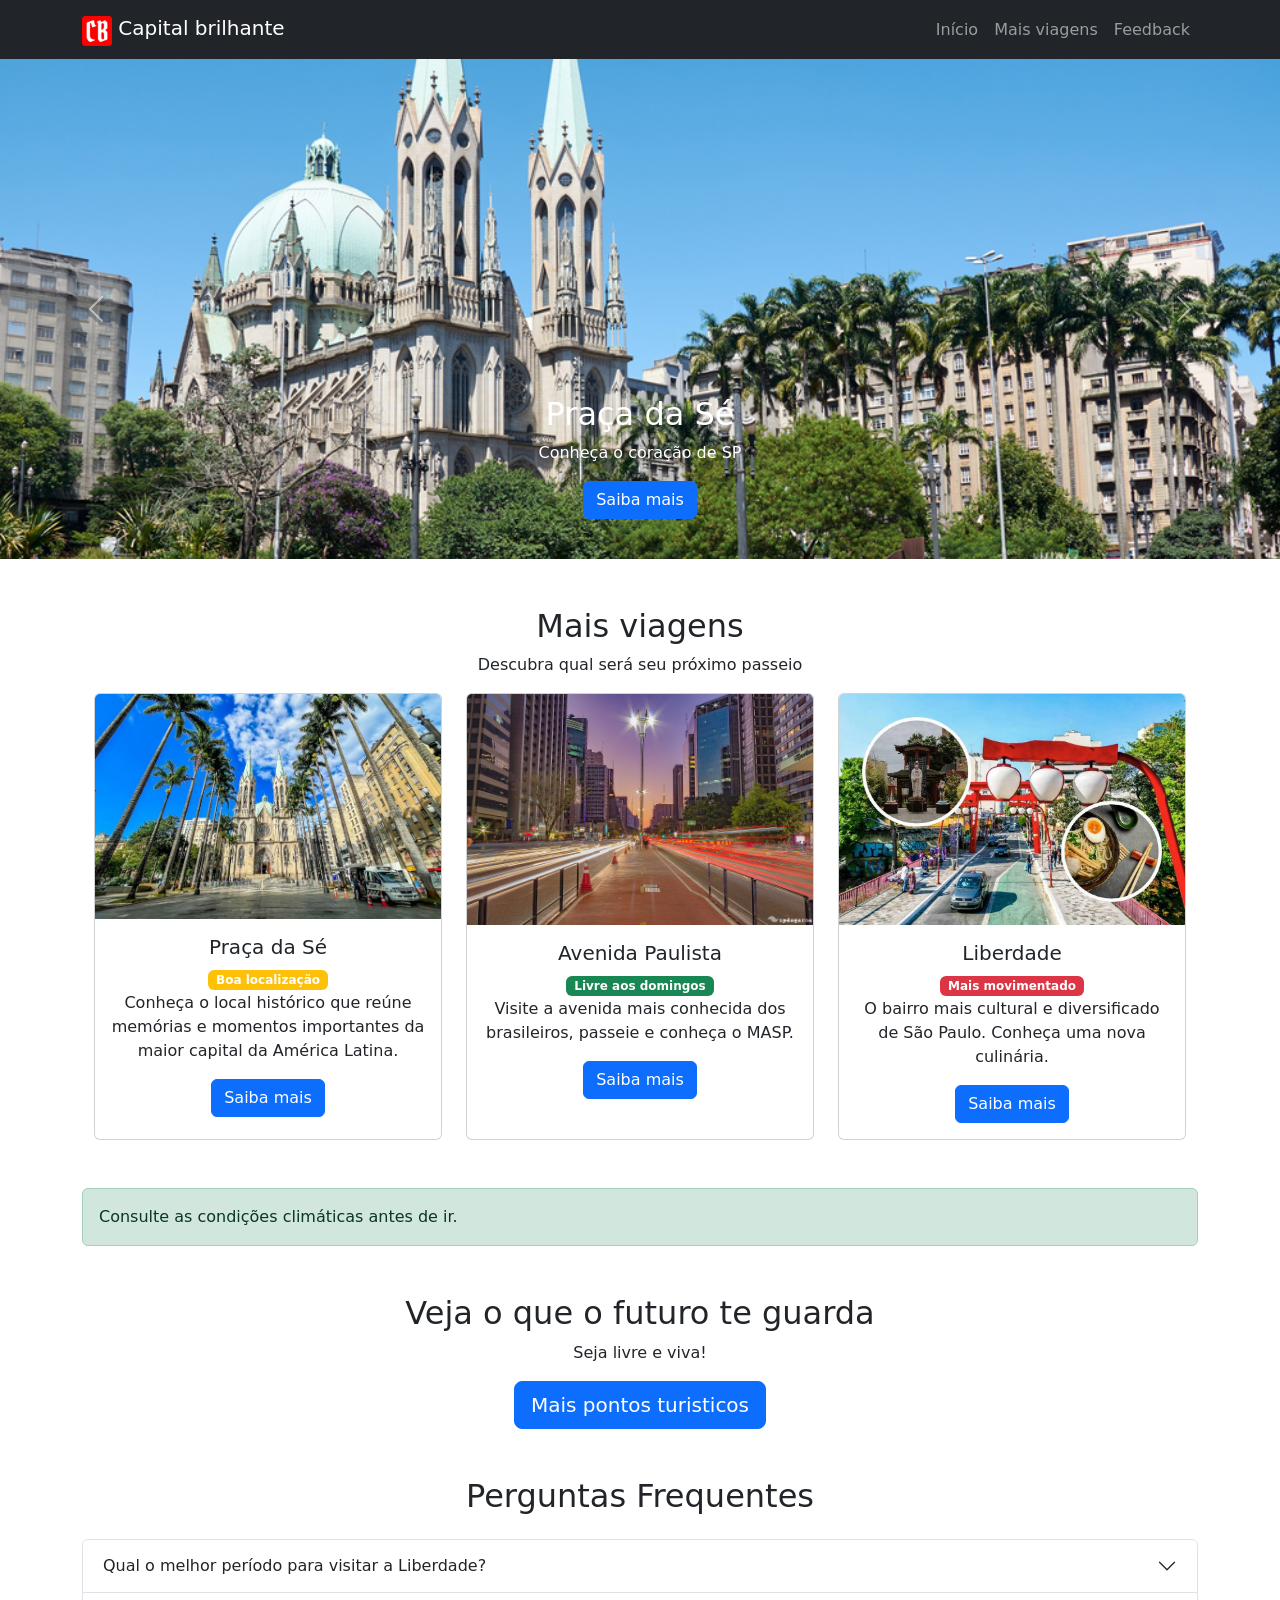
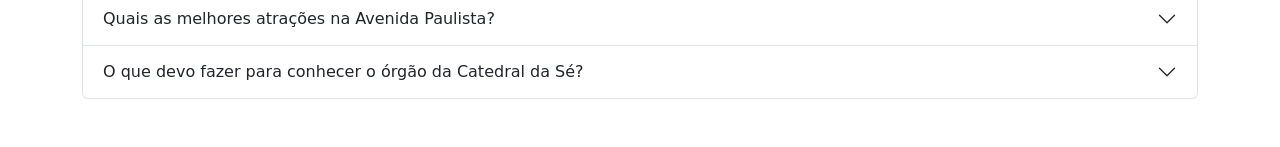
<file: index.html>
<!DOCTYPE html>
<html lang="pt-br">

<head>
<meta charset="UTF-8">
<meta name="viewport" content="width=device-width, initial-scale=1.0">
 <title>Capital Brilhante</title>
 <link rel="icon" href="./IMG/favicon.ico"  type="image/x-icon">

<link href="https://cdn.jsdelivr.net/npm/bootstrap@5.3.3/dist/css/bootstrap.min.css" rel="stylesheet">
<link href="./CSS/style.css" rel="stylesheet">

 
</head>

<body>

  <!-- MENU DE NAVEGAÇÃO -->
  <nav class="navbar navbar-expand-lg bg-dark navbar-dark">
    <div class="container">

      <a class="navbar-brand" href="index.html">
        
        <img src="./IMG/favicon.ico" alt="Logo do site" width="30" height="30" class="d-inline-block align-text-top">
        Capital brilhante 
      </a>

      <button
        class="navbar-toggler"
        type="button"
        data-bs-toggle="collapse"
        data-bs-target="#menu"
        aria-controls="menu"
        aria-expanded="false"
        aria-label="Abrir menu de navegação">

        <span class="navbar-toggler-icon"></span>
      </button>

      <div class="collapse navbar-collapse" id="menu">
        <div class="navbar-nav ms-auto">

          <a class="nav-link" href="index.html">Início</a>
          <a class="nav-link" href="viagens.html">Mais viagens</a>
          <a class="nav-link" href="feedback.html">Feedback</a>

        </div>
      </div>

    </div>
  </nav>

  <!-- CARROSSEL DE IMAGENS -->
  <div id="carouselTurismo" class="carousel slide" data-bs-ride="carousel">

    <div class="carousel-inner">

      <!-- PRAÇA DA SÉ -->
      <div class="carousel-item active">

        <img
          src="IMG/Sé.sp.jpg"
          class="d-block w-100"
          alt="Praça da Sé">

        <div class="carousel-caption">
          <h2>Praça da Sé</h2>

          <p>Conheça o coração de SP</p>

          <a class="btn btn-primary" href="#">
            Saiba mais
          </a>
        </div>

      </div>

      <!-- AVENIDA PAULISTA -->
      <div class="carousel-item">

        <img
          src="IMG/Paulista.sp.jpg"
          class="d-block w-100"
          alt="Avenida Paulista">

        <div class="carousel-caption">
          <h2>Avenida Paulista</h2>

          <p>A avenida mais conhecida da capital</p>

          <a class="btn btn-primary" href="Paulista.html">
            Saiba mais
          </a>
        </div>

      </div>

      <!-- LIBERDADE -->
      <div class="carousel-item">

        <img
          src="IMG/Liberdade.sp.jpg"
          class="d-block w-100"
          alt="Bairro da Liberdade">

        <div class="carousel-caption">
          <h2>Liberdade</h2>

          <p>O lugar que une e transforma.</p>

          <a class="btn btn-primary" href="Liberdade.html">
            Saiba mais
          </a>
        </div>

      </div>

    </div>

    <!-- BOTÃO ANTERIOR -->
    <button
      class="carousel-control-prev"
      type="button"
      data-bs-target="#carouselTurismo"
      data-bs-slide="prev"
      aria-label="Imagem anterior">

      <span class="carousel-control-prev-icon"></span>
    </button>

    <!-- BOTÃO PRÓXIMO -->
    <button
      class="carousel-control-next"
      type="button"
      data-bs-target="#carouselTurismo"
      data-bs-slide="next"
      aria-label="Próxima imagem">

      <span class="carousel-control-next-icon"></span>
    </button>

  </div>

  <!-- SEÇÃO MAIS VIAGENS -->
  <section class="container my-5">

    <h2 class="text-center">
      Mais viagens
    </h2>

    <p class="text-center">
      Descubra qual será seu próximo passeio
    </p>

    <div class="container text-center">

      <div class="row g-4">

        <!-- CARD PRAÇA DA SÉ -->
        <div class="col-md-4">

          <div class="card h-100">

            <img
              src="IMG/se2.jpg"
              class="card-img-top"
              alt="Praça da Sé">

            <div class="card-body">

              <h5 class="card-title">Praça da Sé</h5>

              <span class="badge bg-warning">
                Boa localização
              </span>

              <p class="card-text">
                Conheça o local histórico que reúne memórias e momentos importantes da maior capital da América Latina.
              </p>


              

              <button
                class="btn btn-primary"
                data-bs-toggle="modal"
                data-bs-target="#modalSé">

                Saiba mais

              </button>

            </div>
          </div>
        </div>

        <!-- CARD AVENIDA PAULISTA -->
        <div class="col-md-4">

          <div class="card h-100">

            <img
              src="IMG/paulista2.jpg"
              class="card-img-top"
              alt="Avenida Paulista">

            <div class="card-body">

              <h5 class="card-title">Avenida Paulista</h5>

              <span class="badge bg-success">
                Livre aos domingos
              </span>

              <p class="card-text">
                Visite a avenida mais conhecida dos brasileiros, passeie e conheça o MASP.
              </p>

              <button
                class="btn btn-primary"
                data-bs-toggle="modal"
                data-bs-target="#modalPaulista">

                Saiba mais

              </button>

            </div>
          </div>
        </div>

        <!-- CARD LIBERDADE -->
        <div class="col-md-4">

          <div class="card h-100">

            <img
              src="IMG/liberdade2.jpg"
              class="card-img-top"
              alt="Bairro da Liberdade">

            <div class="card-body">

              <h5 class="card-title">Liberdade</h5>

              <span class="badge bg-danger">
                Mais movimentado
              </span>

              <p class="card-text">
                O bairro mais cultural e diversificado de São Paulo. Conheça uma nova culinária.
              </p>

              <button
                class="btn btn-primary"
                data-bs-toggle="modal"
                data-bs-target="#modalLiberdade">

                Saiba mais

              </button>

            </div>
          </div>
        </div>

      </div>
    </div>

    <!-- MODAL PRAÇA DA SÉ -->
    <div class="modal fade" id="modalSé" tabindex="-1" aria-hidden="true">

      <div class="modal-dialog modal-dialog-centered">

        <div class="modal-content">

          <div class="modal-header">

            <h5 class="modal-title">Praça da Sé</h5>

            <button
              type="button"
              class="btn-close"
              data-bs-dismiss="modal"
              aria-label="Fechar">
            </button>

          </div>

          <div class="modal-body">

            <img
              src="IMG/sé_card2.jfif"
              class="img-fluid mb-3"
              alt="Praça da Sé">

            <p>
              A praça leva esse nome porque se desenvolveu em frente à sede da diocese (a Sé) da cidade.
              O estilo segue o modelo neogótico europeu, mas traz detalhes inspirados na fauna e na flora
              do Brasil, como esculturas de ramos de café e animais nativos em suas colunas.
            </p>

            <p>
              Abriga um enorme órgão de tubos com 12 mil tubos, sendo um dos maiores da América do Sul.
            </p>

           <img
              src="IMG/seMapa.png"
              class="img-fluid mb-3"
              alt="Praça da Sé">
          </div>

           <a href="https://www.bing.com/maps/search?ty=0&v=2&sV=1&FORM=QBMV&style=r&ss=id.sid%3A%22af14f518-89f8-8e76-1c4b-0b3e8e9968ee%22&q=Pra%C3%A7a+da+S%C3%A9%2C+S%C3%A3o+Paulo-SP%2C+Brasil&st=Pra%C3%A7a+da+S%C3%A9&sfa=S%C3%A3o+Paulo-SP%2C+Brasil&cp=-23.550144%7E-46.634488&lvl=16.7"
           target="_blank"
           >

            <button
              class="mapa-card">

              Ver mapa

            </button></a>

            <br><br>

          <div class="modal-footer">

            <button
              type="button"
              class="btn btn-secondary"
              data-bs-dismiss="modal">

              Fechar

            </button>

          </div>
        </div>
      </div>
    </div>

    <!-- MODAL AVENIDA PAULISTA -->
    <div class="modal fade" id="modalPaulista" tabindex="-1" aria-hidden="true">

      <div class="modal-dialog modal-dialog-centered">

        <div class="modal-content">

          <div class="modal-header">

            <h5 class="modal-title">Avenida Paulista</h5>

            <button
              type="button"
              class="btn-close"
              data-bs-dismiss="modal"
              aria-label="Fechar">
            </button>

          </div>

          <div class="modal-body">

            <img
              src="IMG/paulista_card.png"
              class="img-fluid mb-3"
              alt="Avenida Paulista">

            <p>
              A Avenida Paulista é um dos endereços mais importantes e simbólicos de São Paulo,
              funcionando como centro financeiro, cultural e de entretenimento da cidade.
              Possui quase 3 quilômetros de comprimento, ligando a Praça Oswaldo Cruz à
              Praça Marechal Cordeiro de Farias.
            </p>

           <img
              src="IMG/PaulistaMapa.png"
              class="img-fluid mb-3"
              alt="Praça da Sé">
          </div>

           <a href="https://www.bing.com/maps/search?ty=0&v=2&sV=1&FORM=QBMV&style=r&q=avenida+paulista&cp=-23.570213%7E-46.646461&lvl=16"
           target="_blank"
           >

            <button
              class="mapa-card">

              Ver mapa

            </button></a>

            <br><br>

          <div class="modal-footer">

            <button
              type="button"
              class="btn btn-secondary"
              data-bs-dismiss="modal">

              Fechar

            </button>

          </div>
        </div>
      </div>
    </div>

    <!-- MODAL LIBERDADE -->
    <div class="modal fade" id="modalLiberdade" tabindex="-1" aria-hidden="true">

      <div class="modal-dialog modal-dialog-centered">

        <div class="modal-content">

          <div class="modal-header">

            <h5 class="modal-title">Liberdade</h5>

            <button
              type="button"
              class="btn-close"
              data-bs-dismiss="modal"
              aria-label="Fechar">
            </button>

          </div>

          <div class="modal-body">

            <img
              src="IMG/liberdade_card.jpg"
              class="img-fluid mb-3"
              alt="Bairro da Liberdade">

            <p>
              O bairro da Liberdade é um dos principais pontos turísticos da capital paulista
              e um importante centro da cultura japonesa e asiática.
              As calçadas possuem símbolos tradicionais, as luminárias públicas seguem o estilo
              oriental e a entrada do bairro é marcada por grandes pórticos vermelhos chamados torii.
            </p>

            <p>
              Aos sábados e domingos, a Praça da Liberdade reúne barracas de artesanato,
              decorações e culinária típica, como guioza, yakisoba e takoyaki.
            </p>

           <img
              src="IMG/mapaLiberdade.png"
              class="img-fluid mb-3"
              alt="Praça da Sé">
          </div>

           <a href="https://www.bing.com/maps/search?ty=0&v=2&sV=1&FORM=QBMV&style=r&q=Liberdade%2C+S%C3%A3o+Paulo-SP%2C+Brasil&cp=-23.567014%7E-46.632600&lvl=16"
           target="_blank"
           >

            <button
              class="mapa-card">

              Ver mapa

            </button></a>

            <br><br>

          <div class="modal-footer">

            <button
              type="button"
              class="btn btn-secondary"
              data-bs-dismiss="modal">

              Fechar

            </button>

          </div>
        </div>
      </div>
    </div>

  </section>

  <!-- AVISO -->
  <div class="container my-5">

    <div class="alert alert-success">
      Consulte as condições climáticas antes de ir.
    </div>

  </div>

  <!-- CHAMADA PARA AÇÃO -->
  <section class="container text-center my-5">

    <h2>Veja o que o futuro te guarda</h2>

    <p>Seja livre e viva!</p>

    <a href="viagens.html">
    <button class="btn btn-primary btn-lg">
      Mais pontos turisticos
    </button></a>

  </section>

  <!-- PERGUNTAS FREQUENTES -->
  <div class="container my-5">

    <h2 class="text-center mb-4">
      Perguntas Frequentes
    </h2>

    <div class="accordion" id="faq-box">

      <!-- PERGUNTA 1 -->
      <div class="accordion-item">

        <h2 class="accordion-header">

          <button
            class="accordion-button collapsed"
            type="button"
            data-bs-toggle="collapse"
            data-bs-target="#pergunta1"
            aria-expanded="false"
            aria-controls="pergunta1">

            Qual o melhor período para visitar a Liberdade?

          </button>

        </h2>

        <div
          id="pergunta1"
          class="accordion-collapse collapse"
          data-bs-parent="#faq-box">

          <div class="accordion-body">
            Os dias de semana, especialmente terças e quartas-feiras pela manhã,
            são ideais para compras e para explorar os restaurantes sem aglomeração.
          </div>

        </div>
      </div>

      <!-- PERGUNTA 2 -->
      <div class="accordion-item">

        <h2 class="accordion-header">

          <button
            class="accordion-button collapsed"
            type="button"
            data-bs-toggle="collapse"
            data-bs-target="#pergunta2"
            aria-expanded="false"
            aria-controls="pergunta2">

            Quais as melhores atrações na Avenida Paulista?

          </button>

        </h2>

        <div
          id="pergunta2"
          class="accordion-collapse collapse"
          data-bs-parent="#faq-box">

          <div class="accordion-body">
            MASP (Museu de Arte de São Paulo), Mirante Sesc Avenida Paulista,
            Japan House São Paulo e Casa das Rosas.
          </div>

        </div>
      </div>

      <!-- PERGUNTA 3 -->
      <div class="accordion-item">

        <h2 class="accordion-header">

          <button
            class="accordion-button collapsed"
            type="button"
            data-bs-toggle="collapse"
            data-bs-target="#pergunta3"
            aria-expanded="false"
            aria-controls="pergunta3">

            O que devo fazer para conhecer o órgão da Catedral da Sé?

          </button>

        </h2>

        <div
          id="pergunta3"
          class="accordion-collapse collapse"
          data-bs-parent="#faq-box">

          <div class="accordion-body">
            Consulte as opções de visita guiada para conhecer a Catedral da Sé
            e verificar quais áreas estão disponíveis para visitação.
          </div>

        </div>
      </div>

    </div>
  </div>

  <!-- JAVASCRIPT DO BOOTSTRAP -->
  <script src="https://cdn.jsdelivr.net/npm/bootstrap@5.3.3/dist/js/bootstrap.bundle.min.js"></script>

</body>
</html>
</file>
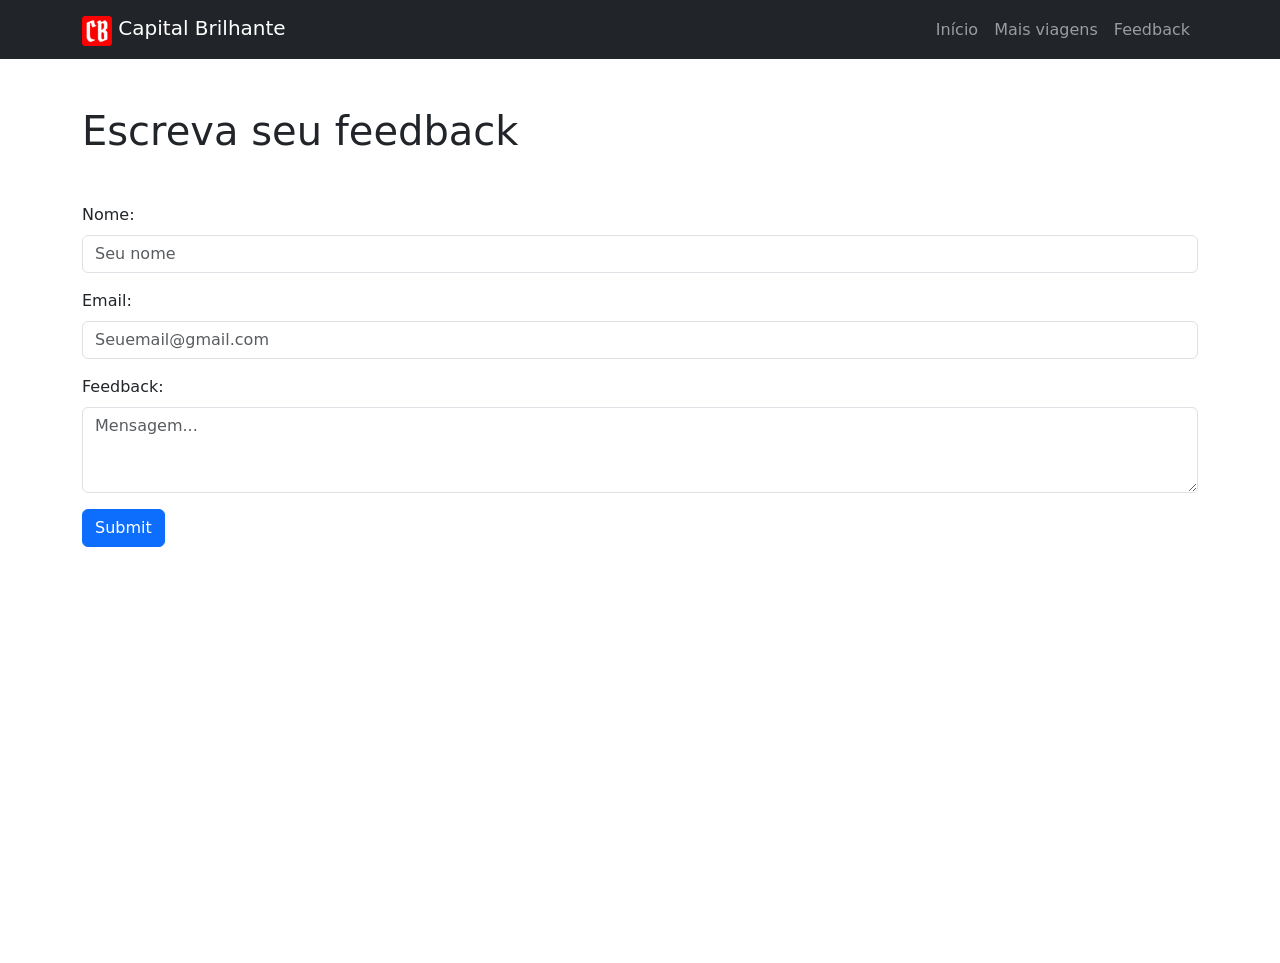
<file: feedback.html>
<!DOCTYPE html>
<html lang="pt-br">

<head>
  <meta charset="UTF-8">
  <meta name="viewport" content="width=device-width,initial-scale=1.0">
  <link href="https://cdn.jsdelivr.net/npm/bootstrap@5.3.3/dist/css/bootstrap.min.css" rel="stylesheet">
  <link href="./CSS/feedback.css" rel="stylesheet">
   <link rel="icon" href="./IMG/favicon.ico"  type="image/x-icon">
  <title>Feedback</title>
</head>


<body>
  <!-- MENU DE NAVEGAÇÃO -->
  <nav class="navbar navbar-expand-lg bg-dark navbar-dark">
    <div class="container">

      <a class="navbar-brand" href="index.html">
                <img src="./IMG/favicon.ico" alt="Logo do site" width="30" height="30" class="d-inline-block align-text-top">
Capital Brilhante
      </a>

      <button
        class="navbar-toggler"
        type="button"
        data-bs-toggle="collapse"
        data-bs-target="#menu"
        aria-controls="menu"
        aria-expanded="false"
        aria-label="Abrir menu de navegação">

        <span class="navbar-toggler-icon"></span>
      </button>

      <div class="collapse navbar-collapse" id="menu">
        <div class="navbar-nav ms-auto">

         
          <a class="nav-link" href="index.html">Início</a>
          <a class="nav-link" href="viagens.html">Mais viagens</a>
          <a class="nav-link" href="feedback.html">Feedback</a>

        </div>
      </div>

    </div>
  </nav>

   <div class="container my-5">
<h1>Escreva seu feedback</h1>
</div>

   <div class="container my-5">
<form>
    <div class="mb-3">
        <label for="exampleInputName1" class="form-label">Nome:</label>
        <input type="name" class="form-control" id="exampleInputName1" placeholder="Seu nome">
      </div>

    <div class="mb-3">
        <label for="exampleFormControlInput1" class="form-label">Email:</label>
        <input type="email" class="form-control" id="exampleFormControlInput1" placeholder="Seuemail@gmail.com">
      </div>

    <div class="mb-3">
        <label for="exampleFormControlTextarea1" class="form-label">Feedback:</label>
        <textarea class="form-control" id="exampleFormControlTextarea1" placeholder="Mensagem..." rows="3"></textarea>
      </div>
    <button type="submit" class="btn btn-primary">Submit</button>
  </form>
</div>
























  <script src="https://cdn.jsdelivr.net/npm/bootstrap@5.3.3/dist/js/bootstrap.bundle.min.js"></script>

  </body>
  </html>
</file>
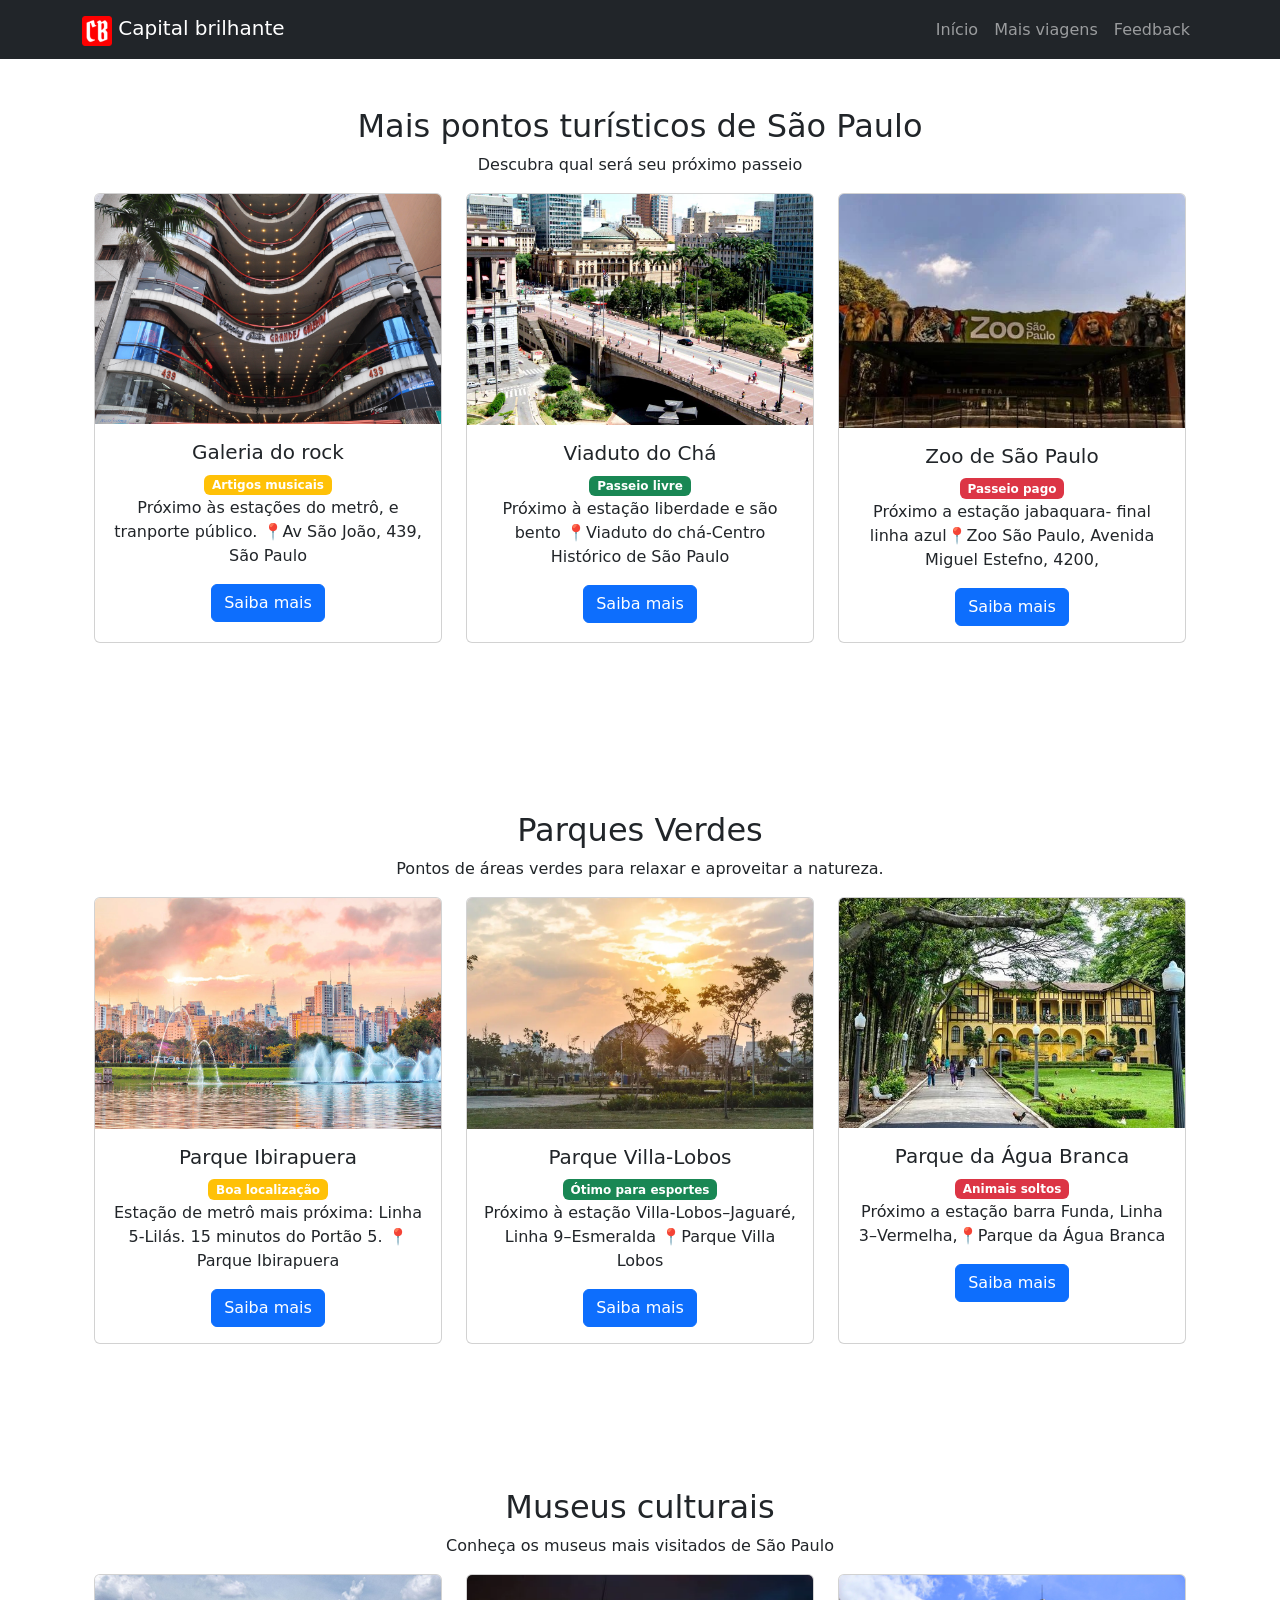
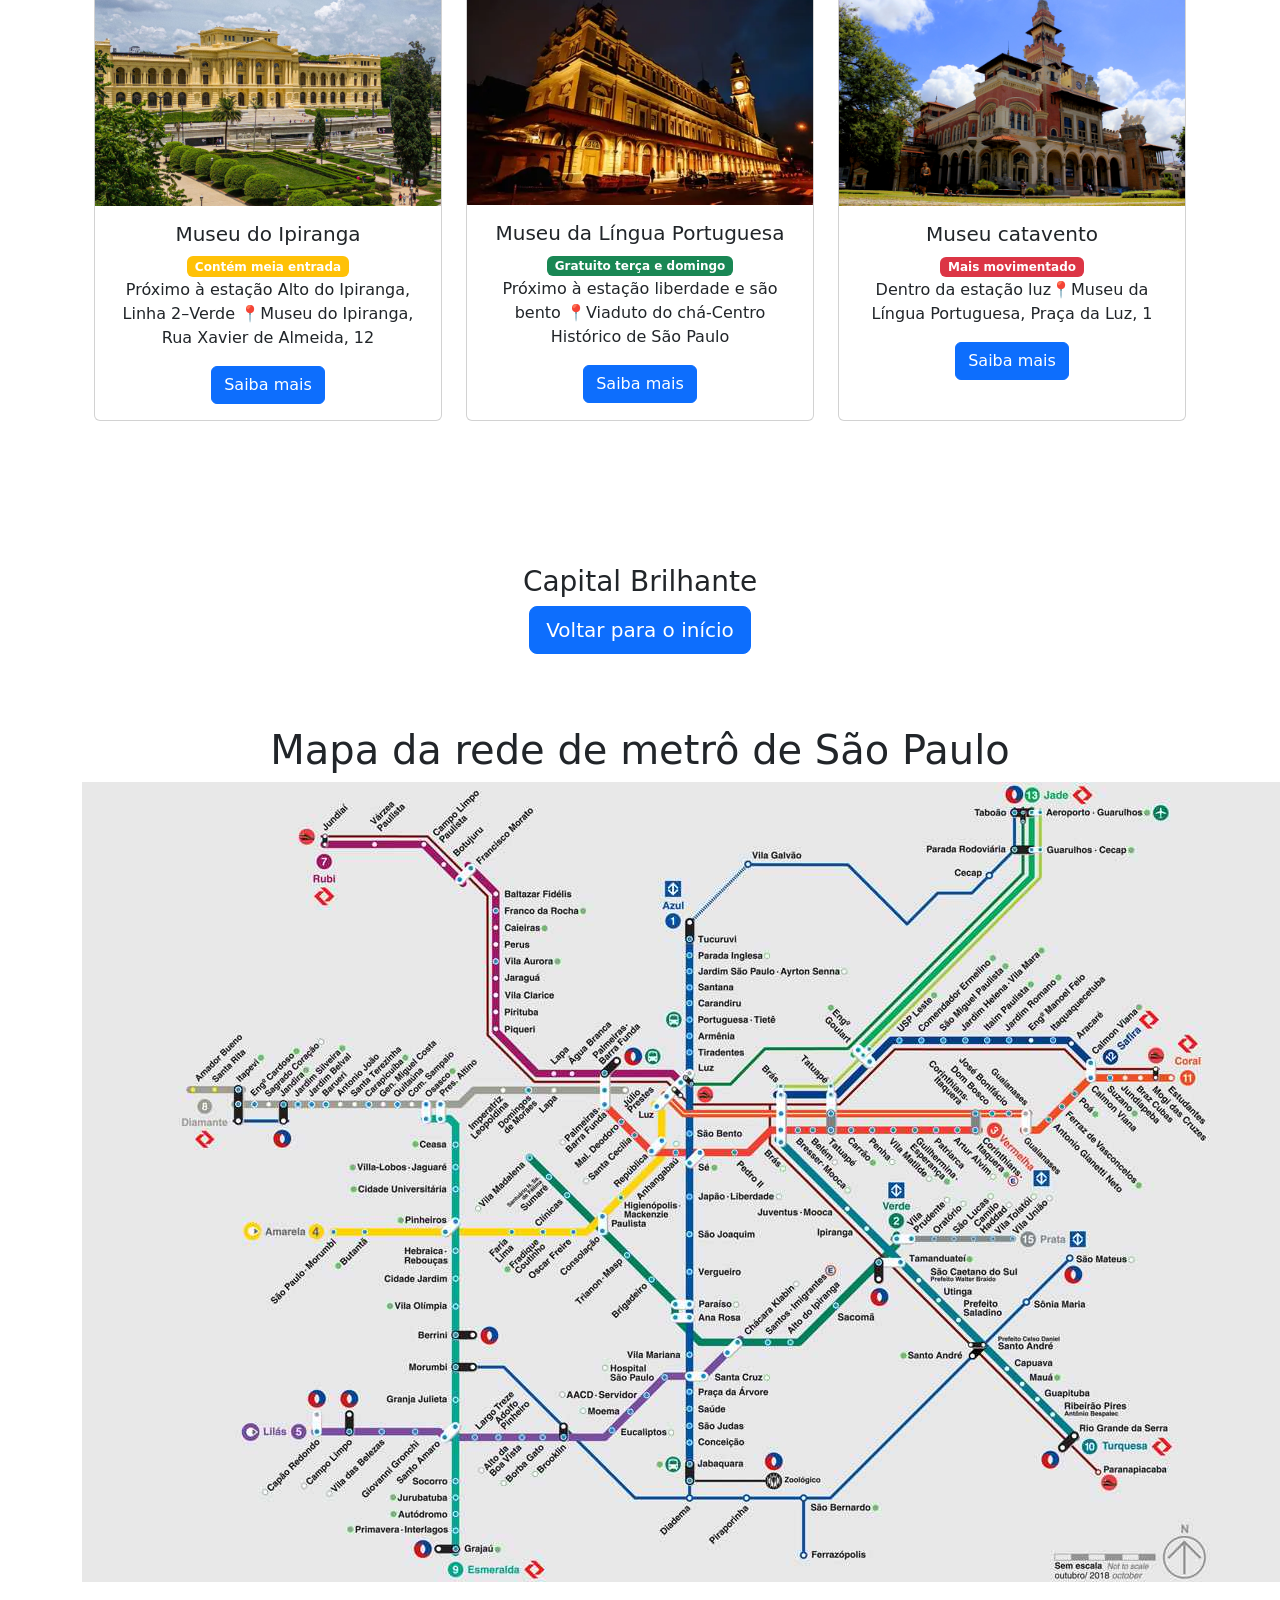
<file: viagens.html>
<!DOCTYPE html>
<html lang="pt-br">

<head>
  <meta charset="UTF-8">
  <meta name="viewport" content="width=device-width, initial-scale=1.0">

  <link href="https://cdn.jsdelivr.net/npm/bootstrap@5.3.3/dist/css/bootstrap.min.css" rel="stylesheet">
  <link href="./CSS/style.css" rel="stylesheet">
 <link rel="icon" href="./IMG/favicon.ico"  type="image/x-icon">

  <title>Pontos Turísticos</title>
</head>

<body>

  <!-- MENU DE NAVEGAÇÃO -->
  <nav class="navbar navbar-expand-lg bg-dark navbar-dark">
    <div class="container">

      <a class="navbar-brand" href="index.html">
         <img src="./IMG/favicon.ico" alt="Logo do site" width="30" height="30" class="d-inline-block align-text-top">
Capital brilhante 
      </a>

      <button
        class="navbar-toggler"
        type="button"
        data-bs-toggle="collapse"
        data-bs-target="#menu"
        aria-controls="menu"
        aria-expanded="false"
        aria-label="Abrir menu de navegação">

        <span class="navbar-toggler-icon"></span>
      </button>

      <div class="collapse navbar-collapse" id="menu">
        <div class="navbar-nav ms-auto">

         
          <a class="nav-link" href="index.html">Início</a>
          <a class="nav-link" href="viagens.html">Mais viagens</a>
          <a class="nav-link" href="feedback.html">Feedback</a>

        </div>
      </div>

    </div>
  </nav>















  <!-- SEÇÃO MAIS VIAGENS -->
  <section class="container my-5">

    <h2 class="text-center">
      Mais pontos turísticos de São Paulo
    </h2>

    <p class="text-center">
      Descubra qual será seu próximo passeio
    </p>

    <div class="container text-center">

      <div class="row g-4">

        <!-- GALERIA DO ROCK -->
        <div class="col-md-4">

          <div class="card h-100">

            <img
              src="./IMG/galeria-do-rock-foto-spturis.jpg"
              class="card-img-top"
              alt="Praça da Sé">

            <div class="card-body">

              <h5 class="card-title">Galeria do rock</h5>

              <span class="badge bg-warning">
                Artigos musicais
              </span>

              <p class="card-text">
                Próximo às estações do metrô, e tranporte público. 📍Av São João, 439, São Paulo
              </p>

              <button
                class="btn btn-primary"
                data-bs-toggle="modal"
                data-bs-target="#modalSé">

                Saiba mais

              </button>

            </div>
          </div>
        </div>

        <!-- CARD AVENIDA PAULISTA -->
        <div class="col-md-4">

          <div class="card h-100">

            <img
              src="IMG/cha2.jpg"
              class="card-img-top"
              alt="Avenida Paulista">

            <div class="card-body">

              <h5 class="card-title">Viaduto do Chá</h5>

              <span class="badge bg-success">
                Passeio livre
              </span>

              <p class="card-text">
               Próximo à estação liberdade e são bento 📍Viaduto do chá-Centro Histórico de São Paulo
              </p>

              <button
                class="btn btn-primary"
                data-bs-toggle="modal"
                data-bs-target="#modalPaulista">

                Saiba mais

              </button>

            </div>
          </div>
        </div>

        <!-- CARD LIBERDADE -->
        <div class="col-md-4">

          <div class="card h-100">

            <img
              src="IMG/ZooSP(2).jpg"
              class="card-img-top"
              alt="Bairro da Liberdade">

            <div class="card-body">

              <h5 class="card-title">Zoo de São Paulo</h5>

              <span class="badge bg-danger">
                Passeio pago
              </span>

              <p class="card-text">
                 Próximo a estação jabaquara- final linha azul📍Zoo São Paulo, Avenida Miguel Estefno, 4200,
              </p>

              <button
                class="btn btn-primary"
                data-bs-toggle="modal"
                data-bs-target="#modalLiberdade">

                Saiba mais

              </button>

            </div>
          </div>
        </div>

      </div>
    </div>

    <!-- MODAL PRAÇA DA SÉ -->
    <div class="modal fade" id="modalSé" tabindex="-1" aria-hidden="true">

      <div class="modal-dialog modal-dialog-centered">

        <div class="modal-content">

          <div class="modal-header">

            <h5 class="modal-title">Galeria do Rock</h5>

            <button
              type="button"
              class="btn-close"
              data-bs-dismiss="modal"
              aria-label="Fechar">
            </button>

          </div>

          <div class="modal-body">

            <img
              src="IMG/rock.webp"
              class="img-fluid mb-3"
              alt="Praça da Sé">

            <p>
              O edifício de sete andares é listado como sítio de relevância cultural pela secretaria municipal 
              de patrimônio histórico (Conpresp), sendo um marco arquitetônico eclético no centro de São Paulo 
              e importante patrimônio cultural da cidade.


            </p>

            <p>
         Especializando-se em produtos relacionados ao rock, hip hop, cultura alternativa e diversos outros segmentos musicais.
Contendo:
Lojas de Instrumentos Musicais, Discos, CDs, Vinis, Roupas, Acessórios, Estúdios de Tatuagem e Artigos para Skatistas.
            </p>


            <img
              src="IMG/MapaGaleriaRock.png"
              class="img-fluid mb-3"
              alt="Praça da Sé">
          </div>

           <a href="https://www.bing.com/maps/search?name=Galeria+do+rock&mepi=0~~Embedded~LargeMapLink&FORM=MPSRPL&style=r&ss=id.ypid%3AYNFE0601E65D39173D&q=Galeria+do+rock&ppois=-23.544254302978516_-46.63908004760742_Galeria+do+rock&cp=-23.544598~-46.639033&lvl=16.3"
           target="_blank"
           >

            <button
              class="mapa-card">

              Ver mapa

            </button></a>

            <br><br>
          <div class="modal-footer">

            <button
              type="button"
              class="btn btn-secondary"
              data-bs-dismiss="modal">

              Fechar

            </button>

          </div>
        </div>
      </div>
    </div>

    <!-- MODAL AVENIDA PAULISTA -->
    <div class="modal fade" id="modalPaulista" tabindex="-1" aria-hidden="true">

      <div class="modal-dialog modal-dialog-centered">

        <div class="modal-content">

          <div class="modal-header">

            <h5 class="modal-title">Viaduto do Chá</h5>

            <button
              type="button"
              class="btn-close"
              data-bs-dismiss="modal"
              aria-label="Fechar">
            </button>

          </div>

          <div class="modal-body">

            <img
              src="IMG/cháepredo.jpg"
              class="img-fluid mb-3"
              alt="Avenida Paulista">

            <p>
            O Viaduto do Chá é o primeiro viaduto construído na cidade de São Paulo, inaugurado em 6 de novembro de 1892,
            com 240 metros de extensão, ligando a Rua Líbero Badaró à Praça Ramos de Azevedo no Vale do Anhangabaú.<br><br>
            O nome “Viaduto do Chá” vem da antiga Chácara do Chá, propriedade do Barão de Itapetininga, onde havia
             plantações de chá-da-Índia no século 19. O viaduto é cenário frequente de entrevistas, reportagens, novelas e filmes
              ambientados no centro de São Paulo. Marco histórico que simboliza a expansão urbana da cidade.
            </p>

             <img
              src="IMG/mapaChá.png"
              class="img-fluid mb-3"
              alt="Praça da Sé">
          </div>

           <a href="https://www.bing.com/maps/search?name=Galeria+do+rock&mepi=0%7E%7EEmbedded%7ELargeMapLink&FORM=QBMV&style=r&q=Viaduto+do+Ch%C3%A1%2C+S%C3%A3o+Paulo-SP%2C+Brasil&st=Viaduto+do+Ch%C3%A1&sfa=S%C3%A3o+Paulo-SP%2C+Brasil&cp=-23.547397%7E-46.636789&lvl=17.4"
           target="_blank"
           >

            <button
              class="mapa-card">

              Ver mapa

            </button></a>

            <br><br>



          
          <div class="modal-footer">

            <button
              type="button"
              class="btn btn-secondary"
              data-bs-dismiss="modal">

              Fechar

            </button>

          </div>
        </div>
      </div>
    </div>

    <!-- MODAL LIBERDADE -->
    <div class="modal fade" id="modalLiberdade" tabindex="-1" aria-hidden="true">

      <div class="modal-dialog modal-dialog-centered">

        <div class="modal-content">

          <div class="modal-header">

            <h5 class="modal-title">Zoo São Paulo</h5>

            <button
              type="button"
              class="btn-close"
              data-bs-dismiss="modal"
              aria-label="Fechar">
            </button>

          </div>

          <div class="modal-body">

            <img
              src="IMG/giramille2.jpg"
              class="img-fluid mb-3"
              alt="Bairro da Liberdade">

            <p>
            O Parque Zoológico de São Paulo é o maior jardim zoológico do Brasil em quantidade de animais, ele ocupa
            824.529 m² de Mata Atlântica, abriga as nascentes do riacho do Ipiranga e mantém mais de 3.200 animais,
            incluindo 102 espécies de mamíferos, 216 de aves, 95 de répteis, 15 de anfíbios e 16 de invertebrados.
            Fundado em 1958, tornou-se referência em conservação, pesquisa e educação ambiental.<br><br>

            O zoo integra o Parque Estadual das Fontes do Ipiranga, ao lado do Jardim Botânico e do Zoo Safári, 
            entre as atrações mais procuradas estão tigres, leões, axolotes, hienas, rinocerontes, flamingos e o 
            famoso espaço Mundo Dino, com réplicas de dinossauros em tamanho real.
            </p>

           

           <img
              src="IMG/MapaZoo.png"
              class="img-fluid mb-3"
              alt="Praça da Sé">
          </div>

           <a href="https://www.bing.com/maps/search?ty=0&v=2&sV=1&style=r&ss=id.local_ypid%3A%22YNA73A5099FEB3C3AB%22&q=Zoo+S%C3%A3o+Paulo%2C+Avenida+Miguel+Estefno%2C+4200%2C+S%C3%A3o+Paulo%2C+Brasil&st=Zoo+S%C3%A3o+Paulo&sfa=Avenida+Miguel+Estefno%2C+4200%2C+S%C3%A3o+Paulo%2C+Brasil&FORM=QBMV&cp=-23.650879%7E-46.620457&lvl=16"
           target="_blank"
           >

            <button
              class="mapa-card">

              Ver mapa

            </button></a>

            <br><br>
            

          <div class="modal-footer">

            <button
              type="button"
              class="btn btn-secondary"
              data-bs-dismiss="modal">

              Fechar

            </button>

          </div>
        </div>
      </div>
    </div></section>
<br><br><br>








































  <!-- SEÇÃO MAIS VIAGENS -->
  <section class="container my-5">

    <h2 class="text-center">
      Parques Verdes
    </h2>

    <p class="text-center">
      Pontos de áreas verdes para relaxar e aproveitar a natureza.
    </p>

    <div class="container text-center">

      <div class="row g-4">

        <!-- GALERIA DO ROCK -->
        <div class="col-md-4">

          <div class="card h-100">

            <img
              src="./IMG/Ibira.jpg"
              class="card-img-top"
              alt="Ibirapuera">

            <div class="card-body">

              <h5 class="card-title">Parque Ibirapuera</h5>

              <span class="badge bg-warning">
                Boa localização
              </span>

              <p class="card-text">
             Estação de metrô mais próxima: Linha 5-Lilás. 15 minutos do Portão 5. 📍Parque Ibirapuera
              </p>

              <button
                class="btn btn-primary"
                data-bs-toggle="modal"
                data-bs-target="#modalIbirapuera">

                Saiba mais

              </button>

            </div>
          </div>
        </div>

        <!-- CARD AVENIDA PAULISTA -->
        <div class="col-md-4">

          <div class="card h-100">

            <img
              src="IMG/villa5.webp"
              class="card-img-top"
              alt="Villa-Lobos">

            <div class="card-body">

              <h5 class="card-title">Parque Villa-Lobos</h5>

              <span class="badge bg-success">
                Ótimo para esportes
              </span>

              <p class="card-text">
               Próximo à estação  Villa-Lobos–Jaguaré, Linha 9–Esmeralda 📍Parque Villa Lobos
              </p>

              <button
                class="btn btn-primary"
                data-bs-toggle="modal"
                data-bs-target="#modalVillaLobos">

                Saiba mais

              </button>

            </div>
          </div>
        </div>

        <!-- CARD LIBERDADE -->
        <div class="col-md-4">

          <div class="card h-100">

            <img
              src="IMG/aguab4.jpg"
              class="card-img-top"
              alt="Água Branca">

            <div class="card-body">

              <h5 class="card-title">Parque da Água Branca</h5>

              <span class="badge bg-danger">
                Animais soltos
              </span>

              <p class="card-text">
                 Próximo a estação barra Funda, Linha 3–Vermelha,📍Parque da Água Branca
              </p>

              <button
                class="btn btn-primary"
                data-bs-toggle="modal"
                data-bs-target="#modalAguaBranca">

                Saiba mais

              </button>

            </div>
          </div>
        </div>

      </div>
    </div>





    <!-- MODAL PRAÇA DA SÉ -->
    <div class="modal fade" id="modalIbirapuera" tabindex="-1" aria-hidden="true">

      <div class="modal-dialog modal-dialog-centered">

        <div class="modal-content">

          <div class="modal-header">

            <h5 class="modal-title">Parque Ibirapuera</h5>

            <button
              type="button"
              class="btn-close"
              data-bs-dismiss="modal"
              aria-label="Fechar">
            </button>

          </div>

          <div class="modal-body">

            <img
              src="IMG/ibira_card.jpg"
              class="img-fluid mb-3"
              alt="Ibirapuera">

            <p>
              O Parque Ibirapuera é o maior e mais emblemático parque urbano de São Paulo, Com uma área ampla e integrada
               a espaços culturais, tornou-se um dos principais pontos de convivência, lazer e cultura do país. <br>
               O parque abriga instituições de grande importância, como o Museu de Arte Moderna, o Museu Afro Brasil, a Oca e o
                 Auditório projetado por Oscar Niemeyer, além do Planetário Aristóteles Orsini e do Pavilhão Japonês, que
                  reforçam seu papel como centro cultural e arquitetônico.


            </p>

            <p>
         Sua área verde inclui <b>lagos, jardins planejados, ciclovias, pistas de cooper, quadras, playgrounds e espaços
          para piqueniques,</b> reunindo centenas de espécies de plantas e fauna variada, o que o transforma em um refúgio
           natural dentro da metrópole.
            </p>

           <img
              src="IMG/MApaIbira.png"
              class="img-fluid mb-3"
              alt="Praça da Sé">
          </div>

           <a href="https://www.bing.com/maps/search?ty=0&v=2&sV=1&FORM=QBMV&style=r&ss=id.local_ypid%3A%22YN563FC8BD20B0EE89%22&q=Parque+Ibirapuera%2C+Avenida+Pedro+%C3%81lvares+Cabral%2C+3%2C+S%C3%A3o+Paulo%2C+Brasil&st=Parque+Ibirapuera&sfa=Avenida+Pedro+%C3%81lvares+Cabral%2C+3%2C+S%C3%A3o+Paulo%2C+Brasil&cp=-23.587364%7E-46.656141&lvl=15.7"
           target="_blank"
           >

            <button
              class="mapa-card">

              Ver mapa

            </button></a>

            <br><br>



          <div class="modal-footer">

            <button
              type="button"
              class="btn btn-secondary"
              data-bs-dismiss="modal">

              Fechar

            </button>

          </div>
        </div>
      </div>
    </div>






    <!-- MODAL Villa Lobos -->
    <div class="modal fade" id="modalVillaLobos" tabindex="-1" aria-hidden="true">

      <div class="modal-dialog modal-dialog-centered">

        <div class="modal-content">

          <div class="modal-header">

            <h5 class="modal-title">Parque Villa Lobos</h5>

            <button
              type="button"
              class="btn-close"
              data-bs-dismiss="modal"
              aria-label="Fechar">
            </button>

          </div>

          <div class="modal-body">

            <img
              src="IMG/villacard.webp"
              class="img-fluid mb-3"
              alt="Parque Villa Lobos">
<p>
  A roda gigante acima é a Roda Rico, localizada dentro do Parque Villa-Lobos, é a maior roda-gigante da América Latina,
   com 91 metros de altura e 42 cabines climatizadas, oferecendo vistas panorâmicas de São Paulo.

  </p>


            <p>
             O Parque Villa-Lobos, criado em homenagem ao compositor Heitor Villa-Lobos, possui mais de 730 mil m² de área verde,
              com jardins, trilhas, ciclovia de 3,5 km, quadras, pistas de cooper, áreas de piquenique e academia ao ar livre.<br><br>
               O parque também abriga atrações culturais como a biblioteca e o Orquidário Ruth Cardoso, além de receber eventos,
                festivais e a tradicional Árvore de Natal. É um espaço urbano que integra natureza, cultura e bem-estar,
                 ideal para visitantes de todas as idades.
            </p>

           <img
              src="IMG/MapaVillaL.png"
              class="img-fluid mb-3"
              alt="Praça da Sé">
          </div>

           <a href="https://www.bing.com/maps/search?ty=0&v=2&sV=1&FORM=QBMV&style=r&ss=id.local_ypid%3A%22YNDA51EDFE30B6C188%22&q=Parque+Villa-Lobos%2C+Avenida+Professor+Fonseca+Rodrigues%2C+1655%2C+S%C3%A3o+Paulo%2C+Brasil&st=Parque+Villa-Lobos&sfa=Avenida+Professor+Fonseca+Rodrigues%2C+1655%2C+S%C3%A3o+Paulo%2C+Brasil&cp=-23.546396%7E-46.726012&lvl=16"
           target="_blank"
           >

            <button
              class="mapa-card">

              Ver mapa

            </button></a>

            <br><br>






          <div class="modal-footer">

            <button
              type="button"
              class="btn btn-secondary"
              data-bs-dismiss="modal">

              Fechar

            </button>

          </div>
        </div>
      </div>
    </div>




    <!-- MODAL ÁGUA BRANCA -->
    <div class="modal fade" id="modalAguaBranca" tabindex="-1" aria-hidden="true">

      <div class="modal-dialog modal-dialog-centered">

        <div class="modal-content">

          <div class="modal-header">

            <h5 class="modal-title">Parque Água Branca</h5>

            <button
              type="button"
              class="btn-close"
              data-bs-dismiss="modal"
              aria-label="Fechar">
            </button>

          </div>

          <div class="modal-body">

            <img
              src="IMG/AguaCard.webp"
              class="img-fluid mb-3"
              alt="Parque da Água Branca">

            <p>
            O Parque Estadual da Água Branca, inaugurado em 1929, fica na Avenida Francisco Matarazzo, na Zona Oeste de
             São Paulo. Ele é reconhecido por sua atmosfera de “fazenda urbana”, com pavilhões agropecuários, arquitetura
              inspirada na Normandia e instituições como o Museu Geológico e o Instituto de Pesca.<br> O parque oferece lagos,
               trilhas, feira orgânica e atrações culturais, sendo um espaço importante para lazer e preservação histórica.
              
            </p>

           <img
              src="IMG/MapaAgua2.png"
              class="img-fluid mb-3"
              alt="Praça da Sé">
          </div>

           <a href="https://www.bing.com/maps/search?ty=0&v=2&sV=1&FORM=QBMV&style=r&q=Parque+da+%C3%81gua+Branca%2C+S%C3%A3o+Paulo-SP%2C+Brasil&st=Parque+da+%C3%81gua+Branca&sfa=S%C3%A3o+Paulo-SP%2C+Brasil&cp=-23.530563%7E-46.669995&lvl=17.4"
           target="_blank"
           >

            <button
              class="mapa-card">

              Ver mapa

            </button></a>

            <br><br>




          <div class="modal-footer">

            <button
              type="button"
              class="btn btn-secondary"
              data-bs-dismiss="modal">

              Fechar

            </button>

          </div>
        </div>
      </div>
    </div></section><br><br>
































  <!-- MUSEUS -->
  <section class="container my-5">

    <h2 class="text-center">
      Museus culturais 
    </h2>

    <p class="text-center">
      Conheça os museus mais visitados de São Paulo
    </p>

    <div class="container text-center">

      <div class="row g-4">

        <!-- MUSEU DO IPIRANGA -->
        <div class="col-md-4">

          <div class="card h-100">

            <img
              src="./IMG/MuseuIpiranga.jpg"
              class="card-img-top"
              alt="Museu do Ipiranga">

            <div class="card-body">

              <h5 class="card-title">Museu do Ipiranga</h5>

              <span class="badge bg-warning">
                Contém meia entrada
              </span>

              <p class="card-text">
                Próximo à estação Alto do Ipiranga, Linha 2–Verde 📍Museu do Ipiranga, Rua Xavier de Almeida, 12
              </p>

              <button
                class="btn btn-primary"
                data-bs-toggle="modal"
                data-bs-target="#modalIpiranga">

                Saiba mais

              </button>

            </div>
          </div>
        </div>

        <!-- Museu da Língua Portuguesa -->
        <div class="col-md-4">

          <div class="card h-100">

            <img
              src="IMG/MuseuLP.webp"
              class="card-img-top"
              alt="Língua Portuguesa">

            <div class="card-body">

              <h5 class="card-title">Museu da Língua Portuguesa</h5>

              <span class="badge bg-success">
                Gratuito terça e domingo
              </span>

              <p class="card-text">
               Próximo à estação liberdade e são bento 📍Viaduto do chá-Centro Histórico de São Paulo
              </p>

              <button
                class="btn btn-primary"
                data-bs-toggle="modal"
                data-bs-target="#modalPortuguesa">

                Saiba mais

              </button>

            </div>
          </div>
        </div>

        <!-- CARD LIBERDADE -->
        <div class="col-md-4">

          <div class="card h-100">

            <img
              src="IMG/catavento.jpg"
              class="card-img-top"
              alt="Museu Catavento">

            <div class="card-body">

              <h5 class="card-title">Museu catavento</h5>

              <span class="badge bg-danger">
                Mais movimentado
              </span>

              <p class="card-text">
                 Dentro da estação luz📍Museu da Língua Portuguesa, Praça da Luz, 1
              </p>

              <button
                class="btn btn-primary"
                data-bs-toggle="modal"
                data-bs-target="#modalCatavento">

                Saiba mais

              </button>

            </div>
          </div>
        </div>

      </div>
    </div>

    <!-- MODAL MUSEU DO IPIRANGA -->
    <div class="modal fade" id="modalIpiranga" tabindex="-1" aria-hidden="true">

      <div class="modal-dialog modal-dialog-centered">

        <div class="modal-content">

          <div class="modal-header">

            <h5 class="modal-title">Museu do Ipiranga</h5>

            <button
              type="button"
              class="btn-close"
              data-bs-dismiss="modal"
              aria-label="Fechar">
            </button>

          </div>

          <div class="modal-body">

            <img
              src="IMG/IpirangaCard.jpg"
              class="img-fluid mb-3"
              alt="Museu do Ipiranga">

            <p>
             O Museu do Ipiranga, oficialmente chamado Museu Paulista da Universidade de São Paulo, é o museu público
              mais antigo da cidade de São Paulo. O edifício possui estilo eclético, inspirado em palácios renascentistas
             europeus, com 123 metros de comprimento e forte caráter monumental. Ele integra o conjunto arquitetônico do 
             Parque da Independência, local onde D. Pedro I proclamou a Independência do Brasil em 1822.


            </p>

            <p>
         O museu reúne cerca de 450 mil itens, entre objetos, mobiliário, obras de arte, documentos e iconografia
          dos séculos XVII ao XX. Seu acervo destaca momentos fundamentais da história paulista e brasileira,
           incluindo a famosa pintura “Independência ou Morte”, de Pedro Américo, de 1888. O museu também desenvolve 
           pesquisas, ações educativas e programas culturais que abordam aspectos da vida cotidiana e da formação
            social do país.
            </p>


            <img
              src="IMG/mapaIpirang2.png"
              class="img-fluid mb-3"
              alt="Museu do Ipiranga">
          </div>

           <a href="https://www.bing.com/maps/search?ty=0&v=2&sV=1&FORM=QBMV&style=r&ss=id.local_ypid%3A%22YN156649880E375DC2%22&q=Museu+do+Ipiranga%2C+Rua+Xavier+de+Almeida%2C+12%2C+S%C3%A3o+Paulo%2C+Brasil&st=Museu+do+Ipiranga&sfa=Rua+Xavier+de+Almeida%2C+12%2C+S%C3%A3o+Paulo%2C+Brasil&cp=-23.585531%7E-46.609688&lvl=16.5"
           target="_blank"
           >

            <button
              class="mapa-card">

              Ver mapa

            </button></a>

            <br><br>
          <div class="modal-footer">

            <button
              type="button"
              class="btn btn-secondary"
              data-bs-dismiss="modal">

              Fechar

            </button>

          </div>
        </div>
      </div>
    </div>

    <!-- MODAL LÍNGUA PORTUGUESA -->
    <div class="modal fade" id="modalPortuguesa" tabindex="-1" aria-hidden="true">

      <div class="modal-dialog modal-dialog-centered">

        <div class="modal-content">

          <div class="modal-header">

            <h5 class="modal-title">Museu da Língua Portuguesa</h5>

            <button
              type="button"
              class="btn-close"
              data-bs-dismiss="modal"
              aria-label="Fechar">
            </button>

          </div>

          <div class="modal-body">

            <img
              src="IMG/PortuguesaCard.jpg"
              class="img-fluid mb-3"
              alt="Língua Portuguesa">

            <p>
              O museu fica dentro da Estação da Luz, no centro de São Paulo, e é dedicado à língua portuguesa como 
              patrimônio vivo e em constante transformação. Ele apresenta a língua por meio de instalações
               audiovisuais, experiências interativas, sons, imagens e recursos tecnológicos, convidando 
               o visitante a descobrir sotaques, origens, mudanças e histórias que compõem o idioma.<br><br>

              Criado em 2006, o museu foi reconstruído após o incêndio de 2015 e reaberto em 2021, com novos espaços,
              tecnologias e conteúdos. Seu acervo é imaterial, baseado em experiências sensoriais e digitais,
              e inclui atrações como a Árvore da Língua, a Rua da Língua, a exposição “Falares” e o terraço com vista 
              para a torre do relógio da estação. O museu é considerado um dos mais importantes do país,
               tendo recebido 26 prêmios entre 2006 e 2025
            </p>

             <img
              src="IMG/mapaling2.png"
              class="img-fluid mb-3"
              alt="Museu da Língua Portuguesa">
          </div>

           <a href="https://www.bing.com/maps/search?ty=0&v=2&sV=1&FORM=QBMV&style=r&q=Museu+da+L%C3%ADngua+Portuguesa%2C+S%C3%A3o+Paulo%2C+Brasil&cp=-23.534975%7E-46.635170&lvl=16"
           target="_blank"
           >

            <button
              class="mapa-card">

              Ver mapa

            </button></a>

            <br><br>



          
          <div class="modal-footer">

            <button
              type="button"
              class="btn btn-secondary"
              data-bs-dismiss="modal">

              Fechar

            </button>

          </div>
        </div>
      </div>
    </div>

    <!-- MODAL LIBERDADE -->
    <div class="modal fade" id="modalLiberdade" tabindex="-1" aria-hidden="true">

      <div class="modal-dialog modal-dialog-centered">

        <div class="modal-content">

          <div class="modal-header">

            <h5 class="modal-title">Liberdade</h5>

            <button
              type="button"
              class="btn-close"
              data-bs-dismiss="modal"
              aria-label="Fechar">
            </button>

          </div>

          <div class="modal-body">

            <img
              src="IMG/Borboletario-Museu-Catavento.webp"
              class="img-fluid mb-3"
              alt="Bairro da Liberdade">

            <p>
              O Museu Catavento é um museu interativo, inaugurado em 2009 com o propósito de se dedicar às ciências e voltado ao público jovem.<br>
               O espaço de 12.000 metros quadrados é dividido em 4 seções: <b>Universo, Vida, Engenho e Sociedade</b>
                e conta com mais de 250 instalações.
            </p>

            <p>
            A parte externa do museu conta também com inúmeros objetos expostos. Há réplicas de carruagens, peças de engenhos
             antigos, vagões de trem, locomotivas e um avião antigo. Além disso algumas peças bélicas, como canhões de
              artilharia antiaérea também estão expostos. Conta com um borboletário como uma esfera (borboletário na foto).
            </p>

           <img
              src="IMG/mapaCataVent.png"
              class="img-fluid mb-3"
              alt="Praça da Sé">
          </div>

           <a href="https://www.bing.com/maps/search?ty=0&v=2&sV=1&style=r&ss=id.local_ypid%3A%22YN1F388FE9E9948376%22&q=Museu+Catavento%2C+Avenida+Merc%C3%BArio%2C+S%C3%A3o+Paulo%2C+03007-000%2C+Brasil&st=Museu+Catavento&sfa=Avenida+Merc%C3%BArio%2C+S%C3%A3o+Paulo%2C+03007-000%2C+Brasil&FORM=QBMV&cp=-23.544527%7E-46.627625&lvl=16.3"
           target="_blank"
           >

            <button
              class="mapa-card">

              Ver mapa

            </button></a>

            <br><br>
            

          <div class="modal-footer">

            <button
              type="button"
              class="btn btn-secondary"
              data-bs-dismiss="modal">

              Fechar

            </button>

          </div>
        </div>
      </div>
    </div></section>
<br><br>





  <!-- CHAMADA PARA AÇÃO -->
  <section class="container text-center my-5">

    <h3>Capital Brilhante</h3>

    <a href="index.html">
    <button class="btn btn-primary btn-lg">
      Voltar para o início
    </button></a>
    <br><br><br><br>

<h1 class="text-center">Mapa da rede de metrô de São Paulo</h1>
<img src="IMG/mapa-da-rede-metro-.jpg" class="mapa" alt="Capital Brilhante">


  </section>

  <!-- JAVASCRIPT DO BOOTSTRAP -->
  <script src="https://cdn.jsdelivr.net/npm/bootstrap@5.3.3/dist/js/bootstrap.bundle.min.js"></script>

</body>
</html>
</file>
<file: CSS/style.css>
.carousel-item img {
    height: 500px;
    object-fit: cover;
}
  
  .card {
    height: 100%;
    transition: 0.3s;
  }


.card:hover {
    transform: translateY(-5px);
}


/* Caixa principal do Modal */
.modal-content {
  border: none;
  border-radius: 18px;
  overflow: hidden;/* Sombra ao redor da janela */
  box-shadow: 0 10px 30px rgba(0, 0, 0, 0.25);
}


/* -----------------------------------------------------​
   CABEÇALHO DO MODAL​
----------------------------------------------------- */

.modal-header {
  padding: 20px 25px; /* Remove a linha padrão do Bootstrap */
  border-bottom: none;
  background-color: #f8f9fa;
}


/* Título do Modal */
.modal-title {
  font-size: 1.5rem;
  font-weight: 700;
  
}



/* Corpo do Modal */
.modal-body {
  padding: 30px;
  font-size: 1rem;
  line-height: 1.7;
}

/* Imagem dentro do Modal */
.modal-body img {
  width: 100%;
  height: 430px;
}

/* Rodapé do Modal */
.modal-footer {
  padding: 15px 25px;
  border-top: none;
  background-color: #f8f9fa;
}

/* Botões do Modal */
.modal .btn {
  border-radius: 8px;
  padding: 8px 20px;
}

/* -----------------------------------------------------​

   CAIXA PRINCIPAL​

   ----------------------------------------------------- */

/* Cria uma caixa separada para o Accordion. O max-width evita que fique muito largo. */
.faq-box {
  max-width: 850px;
  margin: 0 auto;
  padding: 35px;
  background-color: #ffffff;
  border-radius: 18px; 
  border: 1px solid #e9ecef;
  box-shadow: 0 8px 25px rgba(0, 0, 0, 0.12);
}

/* -----------------------------------------------------​
   ÁREA DO ACCORDION​
   ----------------------------------------------------- */
.faq-box .accordion {
  width: 100%;
}

/* -----------------------------------------------------​
   CADA PERGUNTA​
   ----------------------------------------------------- */
.faq-box .accordion-item {
  /* Remove a borda padrão */
    border: none;

  /* Espaço entre as perguntas */
  margin-bottom: 15px;

  /* Arredonda cada "gaveta" */
  border-radius: 12px;

  /* Mantém o conteúdo dentro do arredondamento */
  overflow: hidden;

  /* Pequena sombra em cada item */
  box-shadow: 0 3px 10px rgba(0, 0, 0, 0.08);
}

/* EFEITO AO CLICAR */

/* Remove o contorno padrão que aparece quando o botão recebe foco. */
.faq-box .accordion-button:focus {
  box-shadow: none;
}

/* ÁREA DA RESPOSTA */
.faq-box .accordion-body {
  padding: 25px;
  line-height: 1.7;
  background-color: #ffffff;
}

/* BOTÃO DA PERGUNTA */

.faq-box .accordion-button {
  padding: 20px 22px;
  font-size: 1rem;
  font-weight: 600;
  background-color: #f8f9fa;
}

/* PERGUNTA ABERTA */
.faq-box .accordion-button:not(.collapsed) {
  background-color: #e9ecef;
  box-shadow: none;
}





.mapa-card {
  background-color: #ec6060;
  color: #fff;
  border: none;
  padding: 10px 210px;
  font-size: 16px;
  border-radius: 10px;
  cursor: pointer;
  transition: background-color 0.3s ease;
}
</file>
<file: CSS/feedback.css>
body {
    background-image: url('https://wallpaperaccess.com/full/2170245.jpg');
    background-position: center;  /* Centraliza a imagem */
    background-repeat: no-repeat;
    height: 963px; /* Evita que a imagem se repita */
    background-size: cover;
  }
</file>
